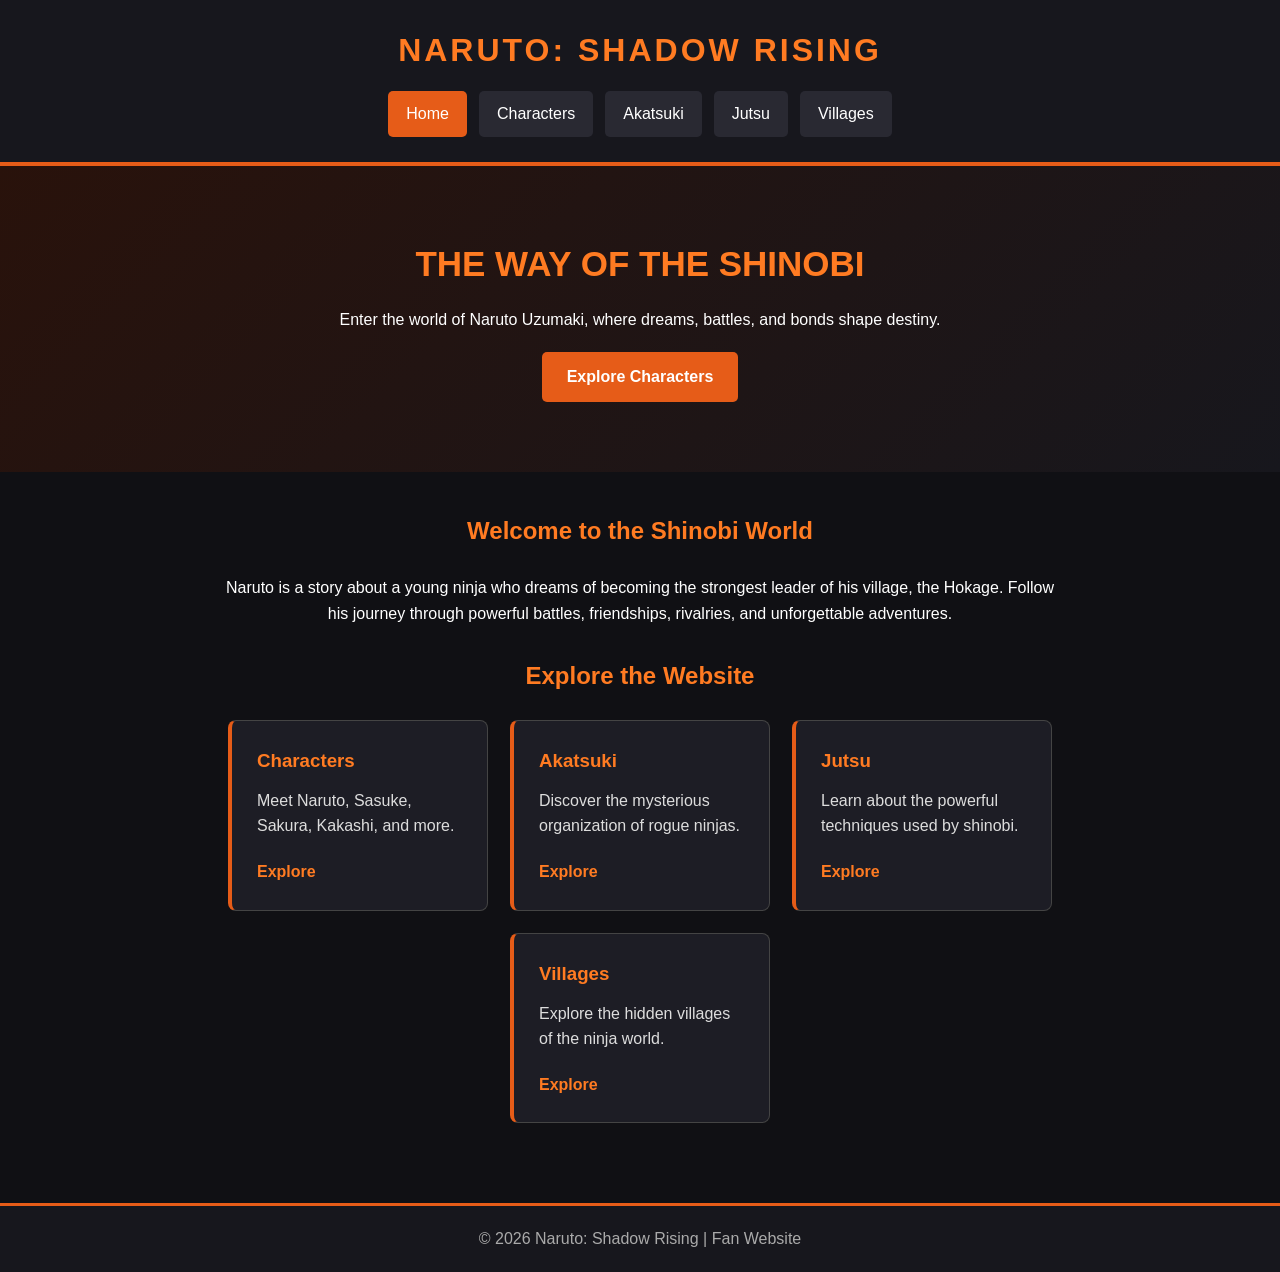
<file: index.html>
<!DOCTYPE html>
<html lang="en">
<head>
    <meta charset="UTF-8">
    <meta name="viewport" content="width=device-width, initial-scale=1.0">
    <title>Naruto: Shadow Rising | Home</title>
    <link rel="stylesheet" href="a.css">
    <script src="script.js" defer></script>
</head>
<body>

<header>
    <h1>NARUTO: SHADOW RISING</h1>

    <nav>
        <a href="index.html">Home</a>
        <a href="characters.html">Characters</a>
        <a href="akatsuki.html">Akatsuki</a>
        <a href="jutsu.html">Jutsu</a>
        <a href="villages.html">Villages</a>
    </nav>
</header>

<main>
    <section class="hero">
        <h2>THE WAY OF THE SHINOBI</h2>
        <p>Enter the world of Naruto Uzumaki, where dreams, battles, and bonds shape destiny.</p>
        <a class="btn" href="characters.html">Explore Characters</a>
    </section>

    <section class="content">
        <h2>Welcome to the Shinobi World</h2>
        <p>
            Naruto is a story about a young ninja who dreams of becoming
            the strongest leader of his village, the Hokage.
            Follow his journey through powerful battles, friendships,
            rivalries, and unforgettable adventures.
        </p>

        <h2>Explore the Website</h2>

        <div class="card-container">
            <div class="card">
                <h3>Characters</h3>
                <p>Meet Naruto, Sasuke, Sakura, Kakashi, and more.</p>
                <a href="characters.html">Explore</a>
            </div>

            <div class="card">
                <h3>Akatsuki</h3>
                <p>Discover the mysterious organization of rogue ninjas.</p>
                <a href="akatsuki.html">Explore</a>
            </div>

            <div class="card">
                <h3>Jutsu</h3>
                <p>Learn about the powerful techniques used by shinobi.</p>
                <a href="jutsu.html">Explore</a>
            </div>

            <div class="card">
                <h3>Villages</h3>
                <p>Explore the hidden villages of the ninja world.</p>
                <a href="villages.html">Explore</a>
            </div>
        </div>
    </section>
</main>

<footer>
    <p>© <span id="year"></span> Naruto: Shadow Rising | Fan Website</p>
</footer>

</body>
</html>
</file>
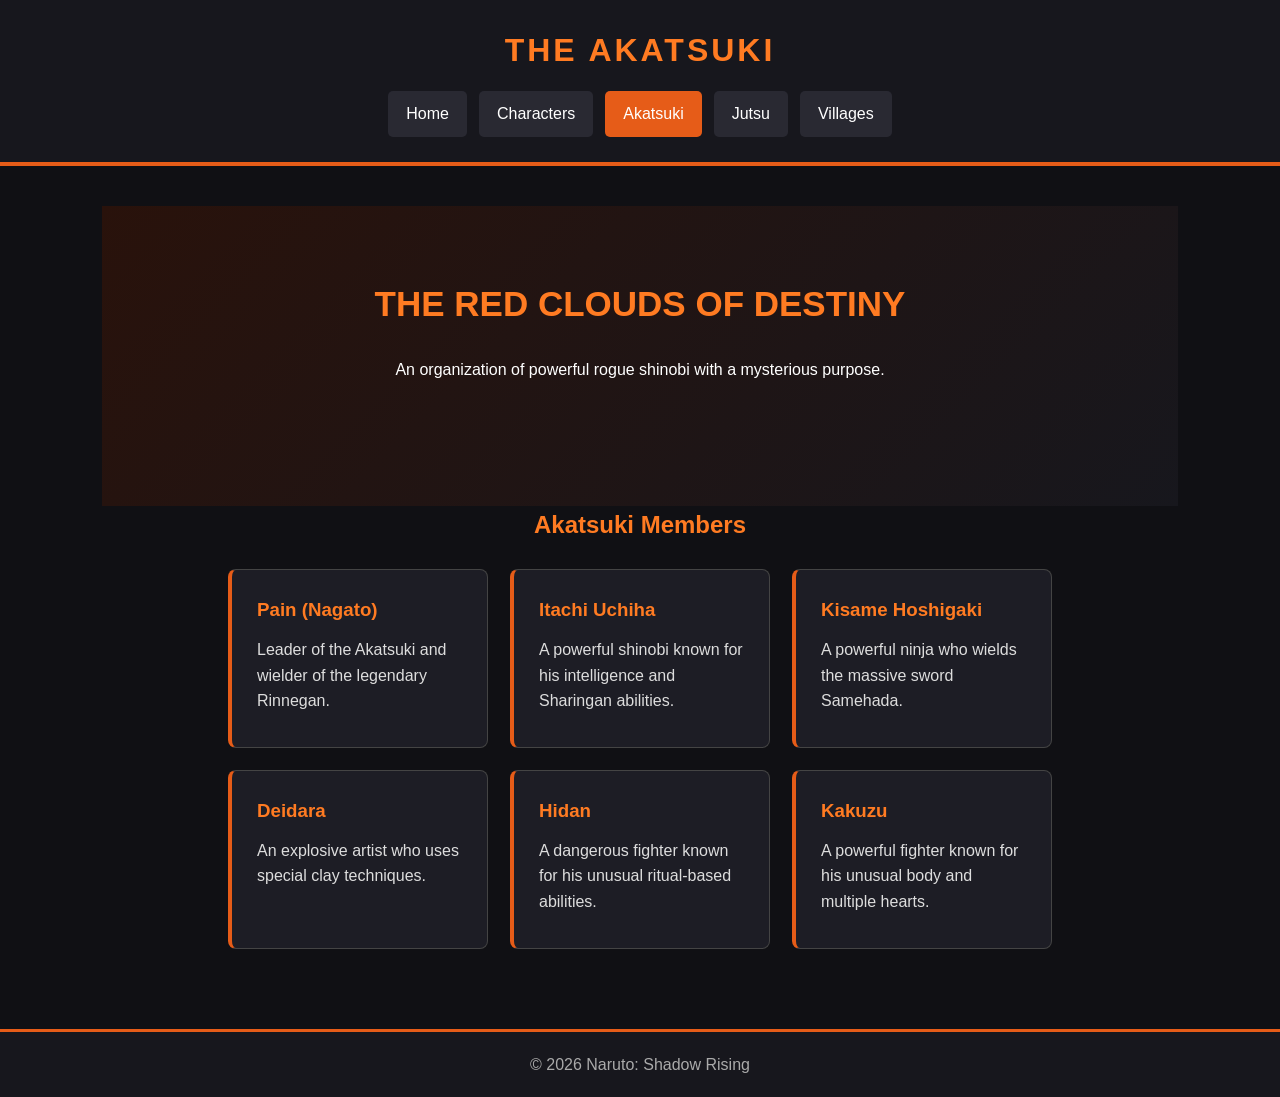
<file: akatsuki.html>
<!DOCTYPE html>
<html lang="en">
<head>
    <meta charset="UTF-8">
    <meta name="viewport" content="width=device-width, initial-scale=1.0">
    <title>Naruto | Akatsuki</title>
    <link rel="stylesheet" href="a.css">
    <script src="script.js" defer></script>
</head>
<body>

<header>
    <h1>THE AKATSUKI</h1>

    <nav>
        <a href="index.html">Home</a>
        <a href="characters.html">Characters</a>
        <a href="akatsuki.html">Akatsuki</a>
        <a href="jutsu.html">Jutsu</a>
        <a href="villages.html">Villages</a>
    </nav>
</header>

<main class="content">
    <section class="hero">
        <h2>THE RED CLOUDS OF DESTINY</h2>
        <p>An organization of powerful rogue shinobi with a mysterious purpose.</p>
    </section>

    <h2>Akatsuki Members</h2>

    <div class="card-container">

        <div class="card">
            <h3>Pain (Nagato)</h3>
            <p>Leader of the Akatsuki and wielder of the legendary Rinnegan.</p>
        </div>

        <div class="card">
            <h3>Itachi Uchiha</h3>
            <p>A powerful shinobi known for his intelligence and Sharingan abilities.</p>
        </div>

        <div class="card">
            <h3>Kisame Hoshigaki</h3>
            <p>A powerful ninja who wields the massive sword Samehada.</p>
        </div>

        <div class="card">
            <h3>Deidara</h3>
            <p>An explosive artist who uses special clay techniques.</p>
        </div>

        <div class="card">
            <h3>Hidan</h3>
            <p>A dangerous fighter known for his unusual ritual-based abilities.</p>
        </div>

        <div class="card">
            <h3>Kakuzu</h3>
            <p>A powerful fighter known for his unusual body and multiple hearts.</p>
        </div>

    </div>
</main>

<footer>
    <p>© <span id="year"></span> Naruto: Shadow Rising</p>
</footer>

</body>
</html>
</file>
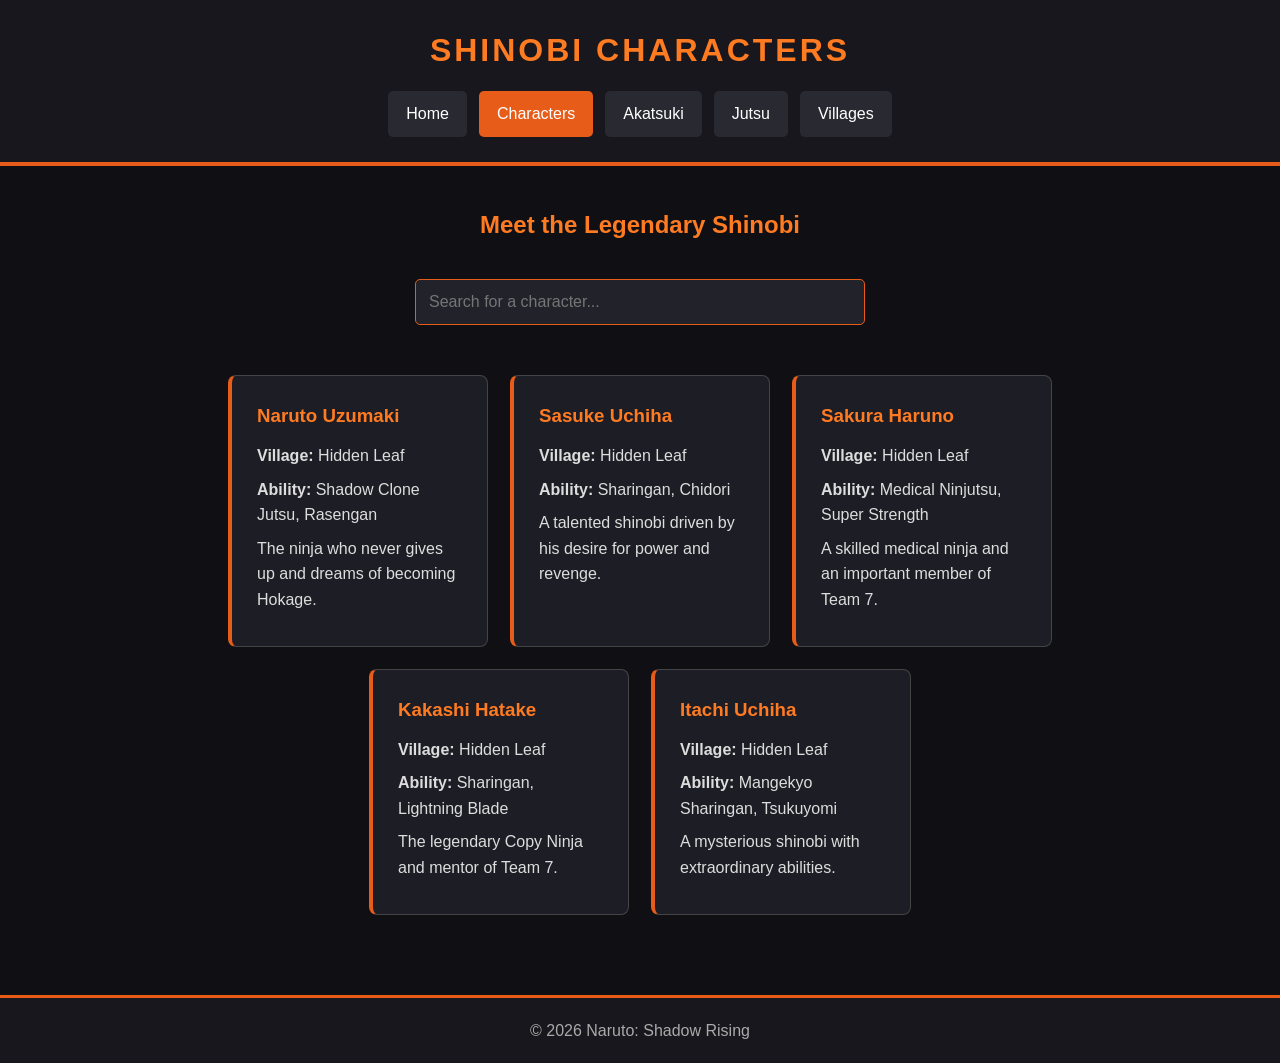
<file: characters.html>
<!DOCTYPE html>
<html lang="en">
<head>
    <meta charset="UTF-8">
    <meta name="viewport" content="width=device-width, initial-scale=1.0">
    <title>Naruto | Characters</title>
    <link rel="stylesheet" href="a.css">
    <script src="script.js" defer></script>
</head>
<body>

<header>
    <h1>SHINOBI CHARACTERS</h1>

    <nav>
        <a href="index.html">Home</a>
        <a href="characters.html">Characters</a>
        <a href="akatsuki.html">Akatsuki</a>
        <a href="jutsu.html">Jutsu</a>
        <a href="villages.html">Villages</a>
    </nav>
</header>

<main class="content">
    <h2>Meet the Legendary Shinobi</h2>

    <input type="text" id="characterSearch"
           placeholder="Search for a character...">

    <div class="card-container" id="characterList">

        <div class="card character-card">
            <h3>Naruto Uzumaki</h3>
            <p><strong>Village:</strong> Hidden Leaf</p>
            <p><strong>Ability:</strong> Shadow Clone Jutsu, Rasengan</p>
            <p>The ninja who never gives up and dreams of becoming Hokage.</p>
        </div>

        <div class="card character-card">
            <h3>Sasuke Uchiha</h3>
            <p><strong>Village:</strong> Hidden Leaf</p>
            <p><strong>Ability:</strong> Sharingan, Chidori</p>
            <p>A talented shinobi driven by his desire for power and revenge.</p>
        </div>

        <div class="card character-card">
            <h3>Sakura Haruno</h3>
            <p><strong>Village:</strong> Hidden Leaf</p>
            <p><strong>Ability:</strong> Medical Ninjutsu, Super Strength</p>
            <p>A skilled medical ninja and an important member of Team 7.</p>
        </div>

        <div class="card character-card">
            <h3>Kakashi Hatake</h3>
            <p><strong>Village:</strong> Hidden Leaf</p>
            <p><strong>Ability:</strong> Sharingan, Lightning Blade</p>
            <p>The legendary Copy Ninja and mentor of Team 7.</p>
        </div>

        <div class="card character-card">
            <h3>Itachi Uchiha</h3>
            <p><strong>Village:</strong> Hidden Leaf</p>
            <p><strong>Ability:</strong> Mangekyo Sharingan, Tsukuyomi</p>
            <p>A mysterious shinobi with extraordinary abilities.</p>
        </div>

    </div>
</main>

<footer>
    <p>© <span id="year"></span> Naruto: Shadow Rising</p>
</footer>

</body>
</html>
</file>
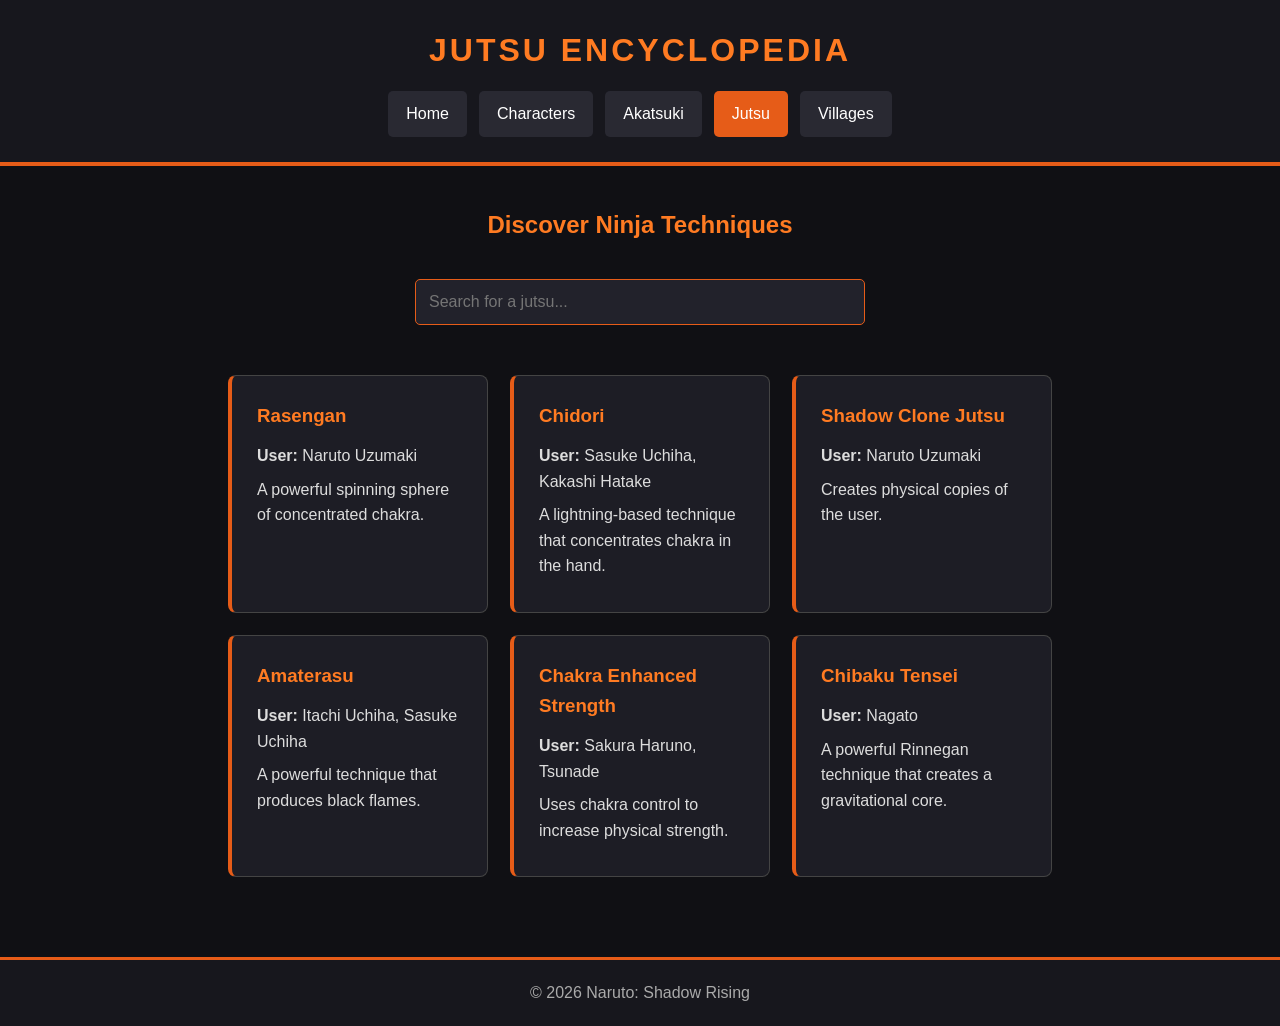
<file: jutsu.html>
<!DOCTYPE html>
<html lang="en">
<head>
    <meta charset="UTF-8">
    <meta name="viewport" content="width=device-width, initial-scale=1.0">
    <title>Naruto | Jutsu Encyclopedia</title>
    <link rel="stylesheet" href="a.css">
    <script src="script.js" defer></script>
</head>
<body>

<header>
    <h1>JUTSU ENCYCLOPEDIA</h1>

    <nav>
        <a href="index.html">Home</a>
        <a href="characters.html">Characters</a>
        <a href="akatsuki.html">Akatsuki</a>
        <a href="jutsu.html">Jutsu</a>
        <a href="villages.html">Villages</a>
    </nav>
</header>

<main class="content">
    <h2>Discover Ninja Techniques</h2>

    <input type="text" id="jutsuSearch"
           placeholder="Search for a jutsu...">

    <div class="card-container" id="jutsuList">

        <div class="card jutsu-card">
            <h3>Rasengan</h3>
            <p><strong>User:</strong> Naruto Uzumaki</p>
            <p>A powerful spinning sphere of concentrated chakra.</p>
        </div>

        <div class="card jutsu-card">
            <h3>Chidori</h3>
            <p><strong>User:</strong> Sasuke Uchiha, Kakashi Hatake</p>
            <p>A lightning-based technique that concentrates chakra in the hand.</p>
        </div>

        <div class="card jutsu-card">
            <h3>Shadow Clone Jutsu</h3>
            <p><strong>User:</strong> Naruto Uzumaki</p>
            <p>Creates physical copies of the user.</p>
        </div>

        <div class="card jutsu-card">
            <h3>Amaterasu</h3>
            <p><strong>User:</strong> Itachi Uchiha, Sasuke Uchiha</p>
            <p>A powerful technique that produces black flames.</p>
        </div>

        <div class="card jutsu-card">
            <h3>Chakra Enhanced Strength</h3>
            <p><strong>User:</strong> Sakura Haruno, Tsunade</p>
            <p>Uses chakra control to increase physical strength.</p>
        </div>

        <div class="card jutsu-card">
            <h3>Chibaku Tensei</h3>
            <p><strong>User:</strong> Nagato</p>
            <p>A powerful Rinnegan technique that creates a gravitational core.</p>
        </div>

    </div>
</main>

<footer>
    <p>© <span id="year"></span> Naruto: Shadow Rising</p>
</footer>

</body>
</html>
</file>
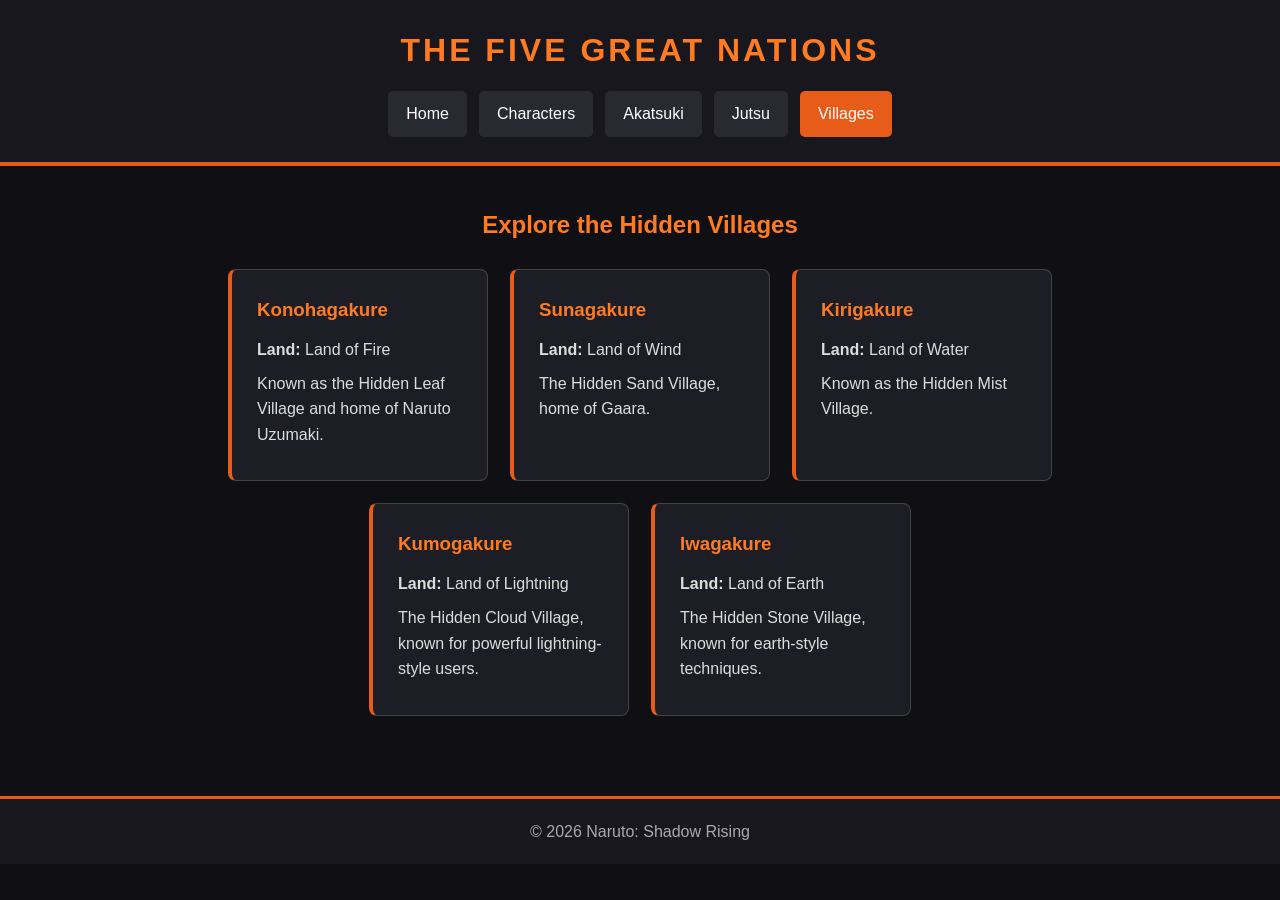
<file: villages.html>
<!DOCTYPE html>
<html lang="en">
<head>
    <meta charset="UTF-8">
    <meta name="viewport" content="width=device-width, initial-scale=1.0">
    <title>Naruto | Hidden Villages</title>
    <link rel="stylesheet" href="a.css">
    <script src="script.js" defer></script>
</head>
<body>

<header>
    <h1>THE FIVE GREAT NATIONS</h1>

    <nav>
        <a href="index.html">Home</a>
        <a href="characters.html">Characters</a>
        <a href="akatsuki.html">Akatsuki</a>
        <a href="jutsu.html">Jutsu</a>
        <a href="villages.html">Villages</a>
    </nav>
</header>

<main class="content">
    <h2>Explore the Hidden Villages</h2>

    <div class="card-container">

        <div class="card">
            <h3>Konohagakure</h3>
            <p><strong>Land:</strong> Land of Fire</p>
            <p>Known as the Hidden Leaf Village and home of Naruto Uzumaki.</p>
        </div>

        <div class="card">
            <h3>Sunagakure</h3>
            <p><strong>Land:</strong> Land of Wind</p>
            <p>The Hidden Sand Village, home of Gaara.</p>
        </div>

        <div class="card">
            <h3>Kirigakure</h3>
            <p><strong>Land:</strong> Land of Water</p>
            <p>Known as the Hidden Mist Village.</p>
        </div>

        <div class="card">
            <h3>Kumogakure</h3>
            <p><strong>Land:</strong> Land of Lightning</p>
            <p>The Hidden Cloud Village, known for powerful lightning-style users.</p>
        </div>

        <div class="card">
            <h3>Iwagakure</h3>
            <p><strong>Land:</strong> Land of Earth</p>
            <p>The Hidden Stone Village, known for earth-style techniques.</p>
        </div>

    </div>
</main>

<footer>
    <p>© <span id="year"></span> Naruto: Shadow Rising</p>
</footer>

</body>
</html>
</file>
<file: a.css>
* {
    margin: 0;
    padding: 0;
    box-sizing: border-box;
}

body {
    background-color: #101014;
    color: white;
    font-family: Arial, sans-serif;
    line-height: 1.6;
}

header {
    background: #17171d;
    padding: 25px;
    text-align: center;
    border-bottom: 4px solid #e65c18;
}

header h1 {
    color: #ff7b22;
    font-family: Impact, "Arial Black", sans-serif;
    letter-spacing: 3px;
    margin-bottom: 15px;
}

nav {
    display: flex;
    justify-content: center;
    flex-wrap: wrap;
    gap: 12px;
}

nav a {
    color: white;
    text-decoration: none;
    padding: 10px 18px;
    background: #292932;
    border-radius: 5px;
    transition: 0.3s;
}

nav a:hover,
nav a.active {
    background: #e65c18;
    color: white;
}

.hero {
    min-height: 300px;
    padding: 70px 20px;
    text-align: center;
    background: linear-gradient(135deg, #29120b, #17171d);
}

.hero h2 {
    color: #ff7b22;
    font-size: 35px;
    margin-bottom: 15px;
}

.hero p {
    max-width: 650px;
    margin: 0 auto 20px;
}

.content {
    padding: 40px 8%;
    text-align: center;
}

.content h2 {
    color: #ff7b22;
    margin-bottom: 25px;
}

.content > p {
    max-width: 850px;
    margin: 0 auto 30px;
}

.card-container {
    display: flex;
    justify-content: center;
    flex-wrap: wrap;
    gap: 22px;
    margin-top: 25px;
}

.card {
    background: #1d1d25;
    border: 1px solid #444;
    border-left: 4px solid #e65c18;
    border-radius: 8px;
    padding: 25px;
    width: 260px;
    text-align: left;
    transition: 0.3s;
}

.card:hover {
    transform: translateY(-6px);
    border-color: #ff7b22;
    box-shadow: 0 5px 18px rgba(230, 92, 24, 0.2);
}

.card h3 {
    color: #ff7b22;
    margin-bottom: 12px;
}

.card p {
    margin-bottom: 8px;
    color: #ddd;
}

.card a {
    display: inline-block;
    margin-top: 12px;
    color: #ff7b22;
    text-decoration: none;
    font-weight: bold;
}

.btn {
    display: inline-block;
    padding: 12px 25px;
    background: #e65c18;
    color: white;
    text-decoration: none;
    border-radius: 5px;
    font-weight: bold;
    transition: 0.3s;
}

.btn:hover {
    background: #ff7b22;
    transform: scale(1.05);
}

input {
    width: 80%;
    max-width: 450px;
    padding: 13px;
    margin: 10px 0 25px;
    background: #22222b;
    color: white;
    border: 1px solid #e65c18;
    border-radius: 5px;
    font-size: 16px;
}

input:focus {
    outline: 2px solid #ff7b22;
}

footer {
    background: #17171d;
    border-top: 3px solid #e65c18;
    text-align: center;
    padding: 20px;
    margin-top: 40px;
    color: #aaa;
}

@media (max-width: 600px) {
    header h1 {
        font-size: 25px;
    }

    nav {
        flex-direction: column;
    }

    nav a {
        width: 100%;
    }

    .content {
        padding: 30px 5%;
    }

    .hero h2 {
        font-size: 27px;
    }

    .card {
        width: 100%;
    }
}
</file>
